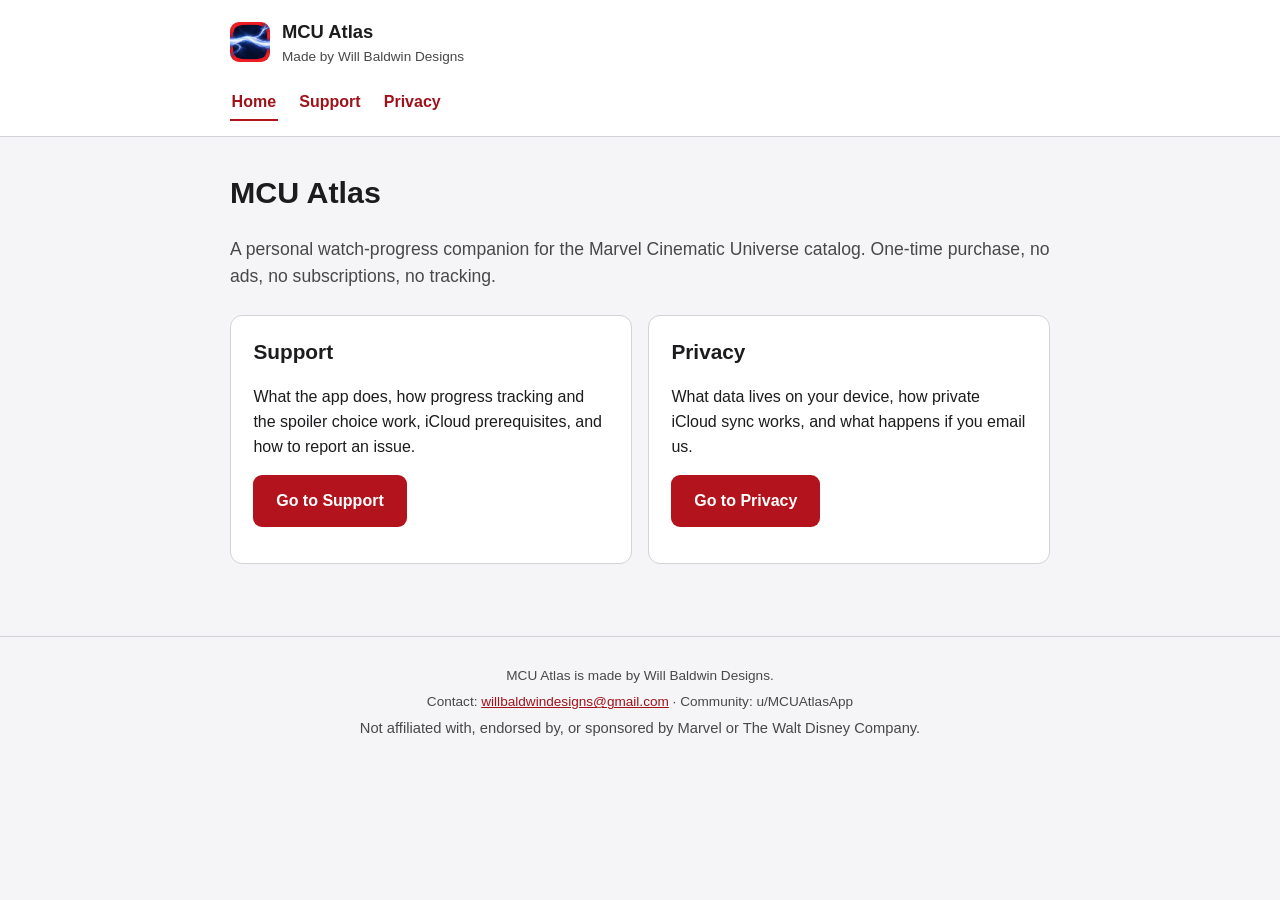
<file: index.html>
<!DOCTYPE html>
<html lang="en">
<head>
<meta charset="UTF-8">
<meta name="viewport" content="width=device-width, initial-scale=1">
<title>MCU Atlas — Support &amp; Privacy</title>
<link rel="stylesheet" href="styles.css">
<link rel="icon" type="image/png" href="assets/favicon-32.png">
</head>
<body>
<a class="skip-link" href="#main">Skip to content</a>

<header class="site-header">
  <div class="header-inner">
    <img src="assets/icon-256.png" alt="" width="40" height="40">
    <div>
      <p class="brand-title">MCU Atlas</p>
      <p class="brand-sub">Made by Will Baldwin Designs</p>
    </div>
  </div>
  <nav class="primary-nav" aria-label="Primary">
    <a href="index.html" aria-current="page">Home</a>
    <a href="support.html">Support</a>
    <a href="privacy.html">Privacy</a>
  </nav>
</header>

<main id="main">
  <h1>MCU Atlas</h1>
  <p class="lede">A personal watch-progress companion for the Marvel Cinematic Universe catalog. One-time purchase, no ads, no subscriptions, no tracking.</p>

  <div class="card-grid">
    <div class="card">
      <h2 style="margin-top:0;border-top:none;padding-top:0;">Support</h2>
      <p>What the app does, how progress tracking and the spoiler choice work, iCloud prerequisites, and how to report an issue.</p>
      <p><a class="button" href="support.html">Go to Support</a></p>
    </div>
    <div class="card">
      <h2 style="margin-top:0;border-top:none;padding-top:0;">Privacy</h2>
      <p>What data lives on your device, how private iCloud sync works, and what happens if you email us.</p>
      <p><a class="button" href="privacy.html">Go to Privacy</a></p>
    </div>
  </div>
</main>

<footer class="site-footer">
  <p>MCU Atlas is made by Will Baldwin Designs.</p>
  <p>Contact: <a href="mailto:willbaldwindesigns@gmail.com">willbaldwindesigns@gmail.com</a> &middot; Community: u/MCUAtlasApp</p>
  <p class="note">Not affiliated with, endorsed by, or sponsored by Marvel or The Walt Disney Company.</p>
</footer>
</body>
</html>
</file>
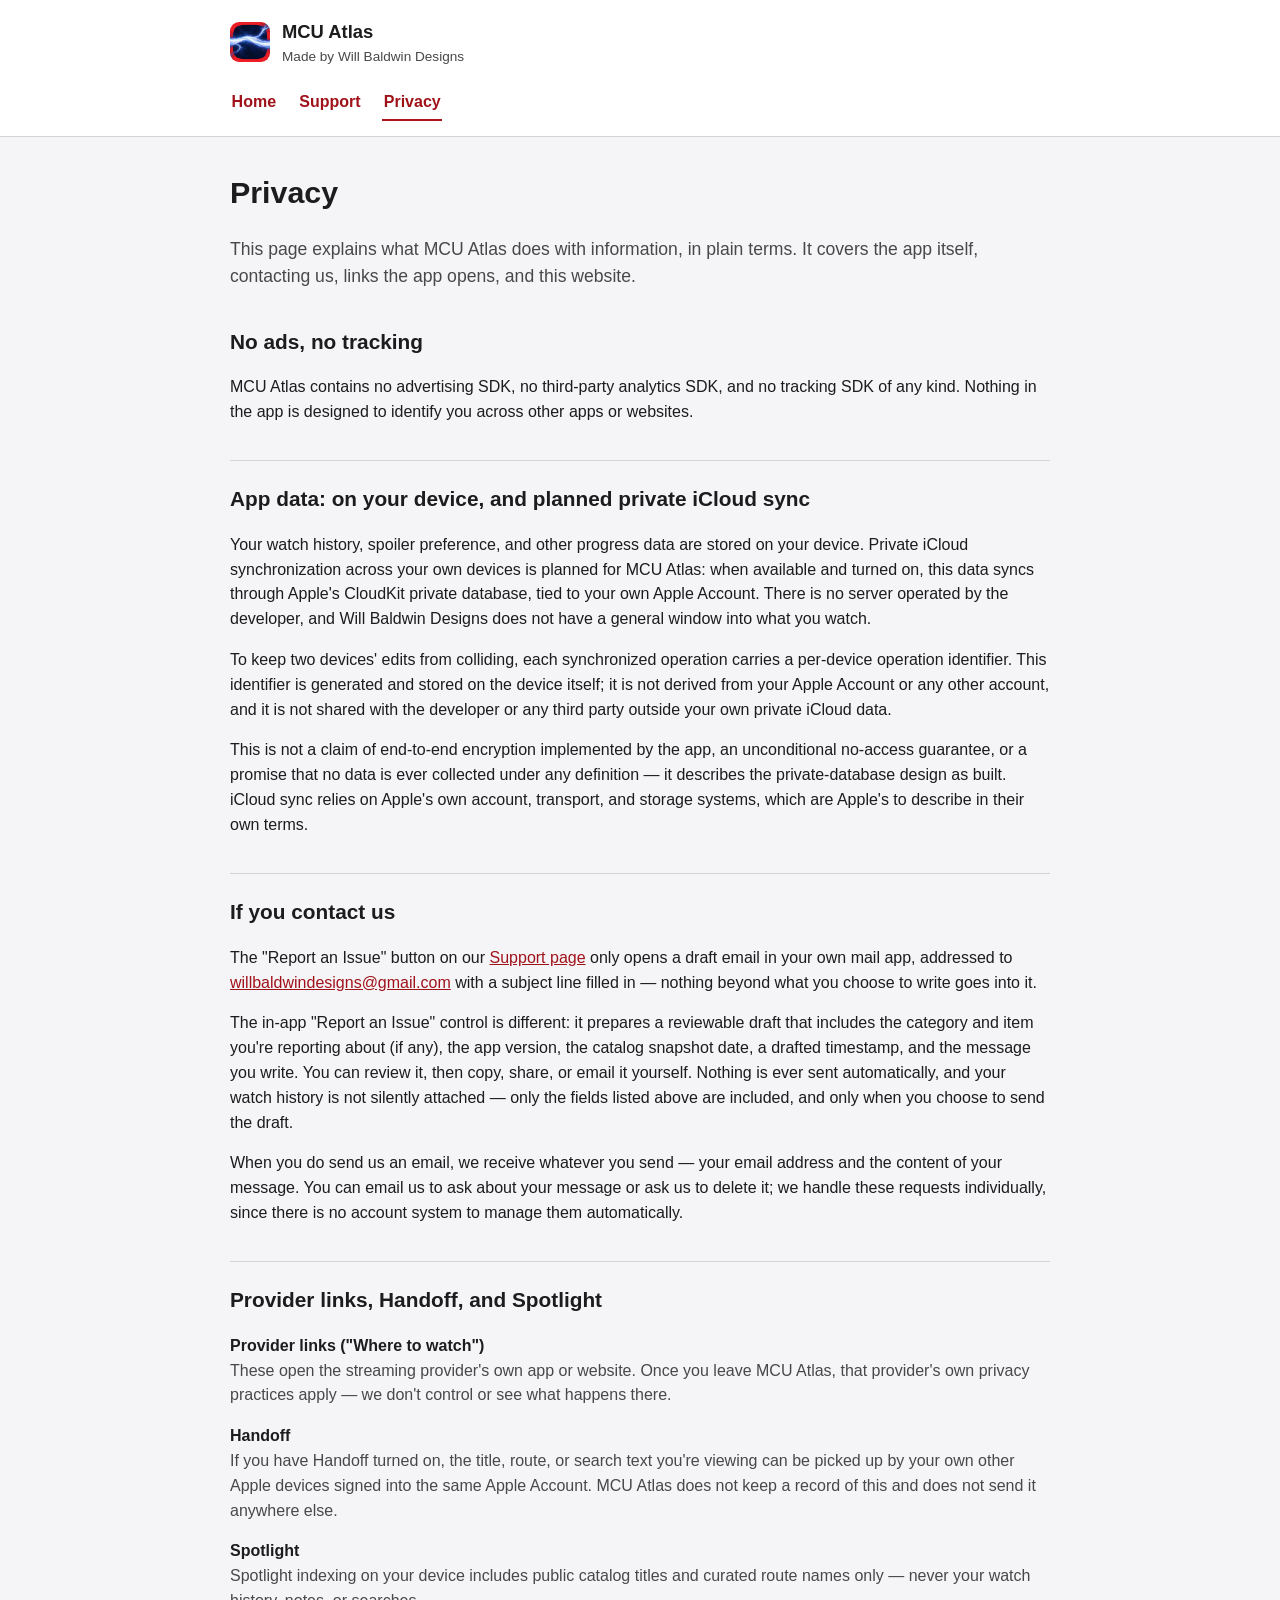
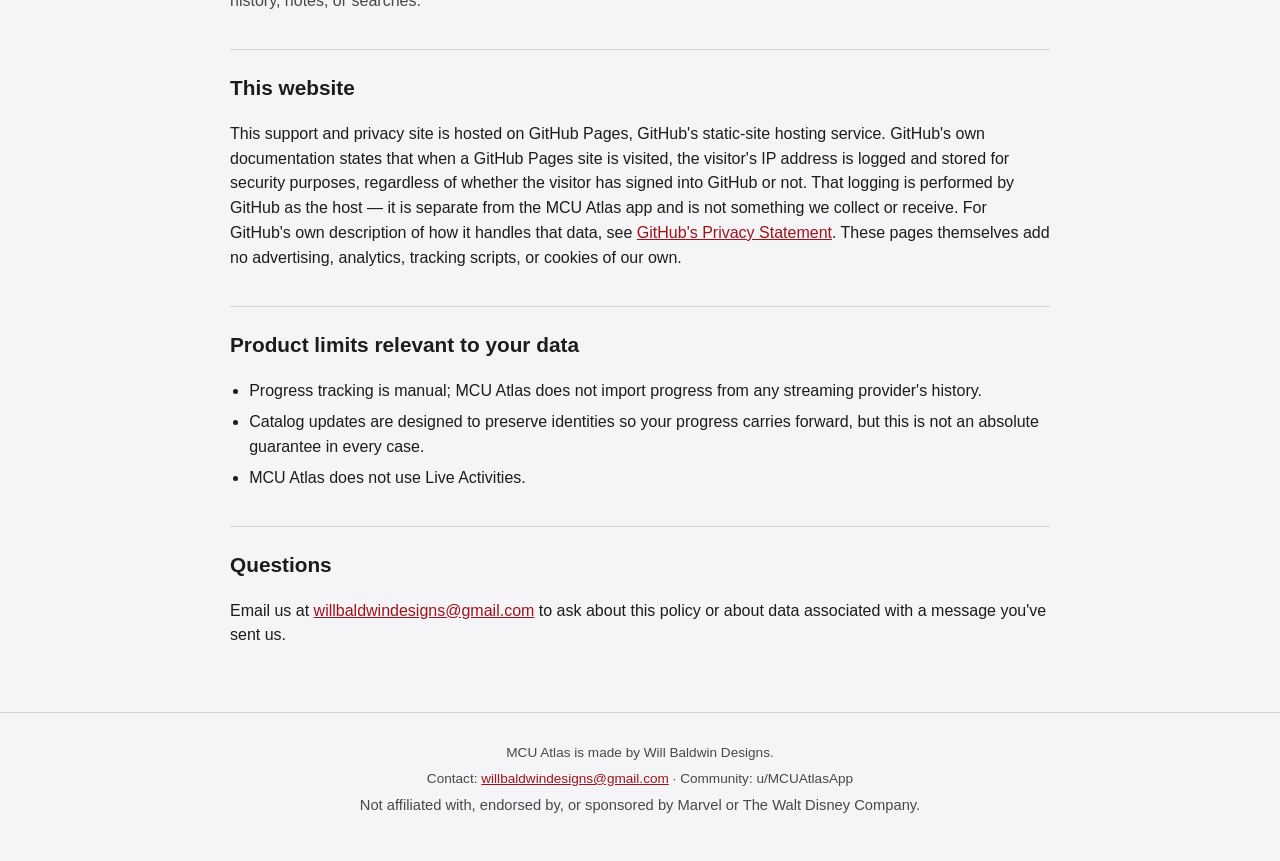
<file: privacy.html>
<!DOCTYPE html>
<html lang="en">
<head>
<meta charset="UTF-8">
<meta name="viewport" content="width=device-width, initial-scale=1">
<title>Privacy — MCU Atlas</title>
<link rel="stylesheet" href="styles.css">
<link rel="icon" type="image/png" href="assets/favicon-32.png">
</head>
<body>
<a class="skip-link" href="#main">Skip to content</a>

<header class="site-header">
  <div class="header-inner">
    <img src="assets/icon-256.png" alt="" width="40" height="40">
    <div>
      <p class="brand-title">MCU Atlas</p>
      <p class="brand-sub">Made by Will Baldwin Designs</p>
    </div>
  </div>
  <nav class="primary-nav" aria-label="Primary">
    <a href="index.html">Home</a>
    <a href="support.html">Support</a>
    <a href="privacy.html" aria-current="page">Privacy</a>
  </nav>
</header>

<main id="main">
  <h1>Privacy</h1>
  <p class="lede">This page explains what MCU Atlas does with information, in plain terms. It covers the app itself, contacting us, links the app opens, and this website.</p>

  <h2>No ads, no tracking</h2>
  <p>MCU Atlas contains no advertising SDK, no third-party analytics SDK, and no tracking SDK of any kind. Nothing in the app is designed to identify you across other apps or websites.</p>

  <h2>App data: on your device, and planned private iCloud sync</h2>
  <p>Your watch history, spoiler preference, and other progress data are stored on your device. Private iCloud synchronization across your own devices is planned for MCU Atlas: when available and turned on, this data syncs through Apple's CloudKit private database, tied to your own Apple Account. There is no server operated by the developer, and Will Baldwin Designs does not have a general window into what you watch.</p>
  <p>To keep two devices' edits from colliding, each synchronized operation carries a per-device operation identifier. This identifier is generated and stored on the device itself; it is not derived from your Apple Account or any other account, and it is not shared with the developer or any third party outside your own private iCloud data.</p>
  <p>This is not a claim of end-to-end encryption implemented by the app, an unconditional no-access guarantee, or a promise that no data is ever collected under any definition — it describes the private-database design as built. iCloud sync relies on Apple's own account, transport, and storage systems, which are Apple's to describe in their own terms.</p>

  <h2>If you contact us</h2>
  <p>The "Report an Issue" button on our <a href="support.html">Support page</a> only opens a draft email in your own mail app, addressed to <a href="mailto:willbaldwindesigns@gmail.com">willbaldwindesigns@gmail.com</a> with a subject line filled in — nothing beyond what you choose to write goes into it.</p>
  <p>The in-app "Report an Issue" control is different: it prepares a reviewable draft that includes the category and item you're reporting about (if any), the app version, the catalog snapshot date, a drafted timestamp, and the message you write. You can review it, then copy, share, or email it yourself. Nothing is ever sent automatically, and your watch history is not silently attached — only the fields listed above are included, and only when you choose to send the draft.</p>
  <p>When you do send us an email, we receive whatever you send — your email address and the content of your message. You can email us to ask about your message or ask us to delete it; we handle these requests individually, since there is no account system to manage them automatically.</p>

  <h2>Provider links, Handoff, and Spotlight</h2>
  <dl class="field-list">
    <dt>Provider links ("Where to watch")</dt>
    <dd>These open the streaming provider's own app or website. Once you leave MCU Atlas, that provider's own privacy practices apply — we don't control or see what happens there.</dd>
    <dt>Handoff</dt>
    <dd>If you have Handoff turned on, the title, route, or search text you're viewing can be picked up by your own other Apple devices signed into the same Apple Account. MCU Atlas does not keep a record of this and does not send it anywhere else.</dd>
    <dt>Spotlight</dt>
    <dd>Spotlight indexing on your device includes public catalog titles and curated route names only — never your watch history, notes, or searches.</dd>
  </dl>

  <h2>This website</h2>
  <p>This support and privacy site is hosted on GitHub Pages, GitHub's static-site hosting service. GitHub's own documentation states that when a GitHub Pages site is visited, the visitor's IP address is logged and stored for security purposes, regardless of whether the visitor has signed into GitHub or not. That logging is performed by GitHub as the host — it is separate from the MCU Atlas app and is not something we collect or receive. For GitHub's own description of how it handles that data, see <a href="https://docs.github.com/en/site-policy/privacy-policies/github-general-privacy-statement">GitHub's Privacy Statement</a>. These pages themselves add no advertising, analytics, tracking scripts, or cookies of our own.</p>

  <h2>Product limits relevant to your data</h2>
  <ul class="plain-list">
    <li>Progress tracking is manual; MCU Atlas does not import progress from any streaming provider's history.</li>
    <li>Catalog updates are designed to preserve identities so your progress carries forward, but this is not an absolute guarantee in every case.</li>
    <li>MCU Atlas does not use Live Activities.</li>
  </ul>

  <h2>Questions</h2>
  <p>Email us at <a href="mailto:willbaldwindesigns@gmail.com">willbaldwindesigns@gmail.com</a> to ask about this policy or about data associated with a message you've sent us.</p>
</main>

<footer class="site-footer">
  <p>MCU Atlas is made by Will Baldwin Designs.</p>
  <p>Contact: <a href="mailto:willbaldwindesigns@gmail.com">willbaldwindesigns@gmail.com</a> &middot; Community: u/MCUAtlasApp</p>
  <p class="note">Not affiliated with, endorsed by, or sponsored by Marvel or The Walt Disney Company.</p>
</footer>
</body>
</html>
</file>
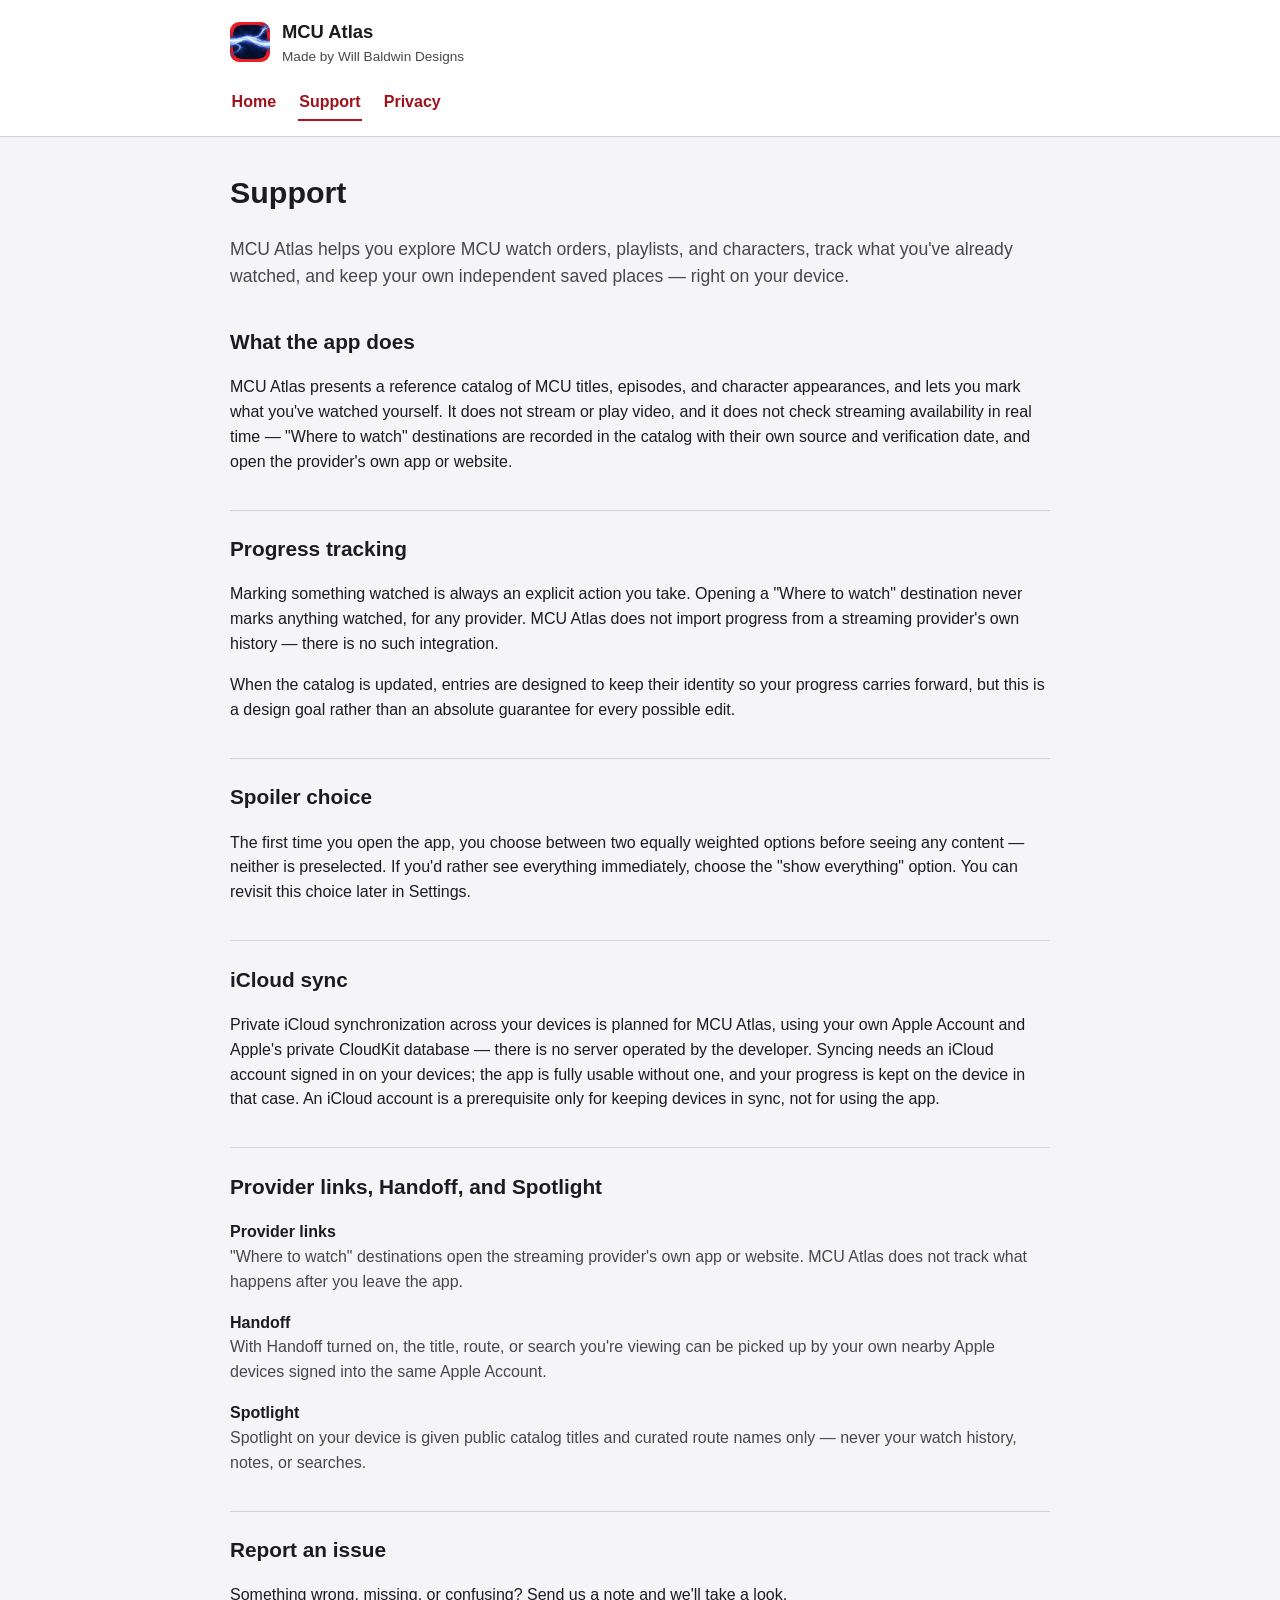
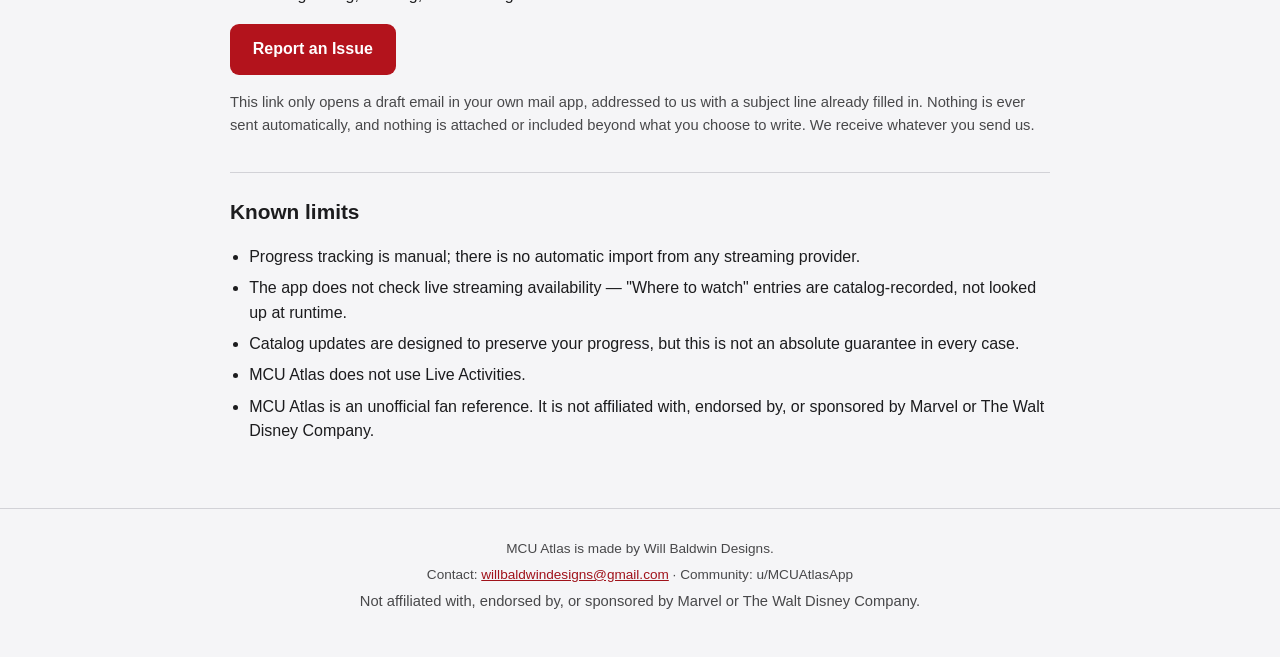
<file: support.html>
<!DOCTYPE html>
<html lang="en">
<head>
<meta charset="UTF-8">
<meta name="viewport" content="width=device-width, initial-scale=1">
<title>Support — MCU Atlas</title>
<link rel="stylesheet" href="styles.css">
<link rel="icon" type="image/png" href="assets/favicon-32.png">
</head>
<body>
<a class="skip-link" href="#main">Skip to content</a>

<header class="site-header">
  <div class="header-inner">
    <img src="assets/icon-256.png" alt="" width="40" height="40">
    <div>
      <p class="brand-title">MCU Atlas</p>
      <p class="brand-sub">Made by Will Baldwin Designs</p>
    </div>
  </div>
  <nav class="primary-nav" aria-label="Primary">
    <a href="index.html">Home</a>
    <a href="support.html" aria-current="page">Support</a>
    <a href="privacy.html">Privacy</a>
  </nav>
</header>

<main id="main">
  <h1>Support</h1>
  <p class="lede">MCU Atlas helps you explore MCU watch orders, playlists, and characters, track what you've already watched, and keep your own independent saved places — right on your device.</p>

  <h2>What the app does</h2>
  <p>MCU Atlas presents a reference catalog of MCU titles, episodes, and character appearances, and lets you mark what you've watched yourself. It does not stream or play video, and it does not check streaming availability in real time — "Where to watch" destinations are recorded in the catalog with their own source and verification date, and open the provider's own app or website.</p>

  <h2>Progress tracking</h2>
  <p>Marking something watched is always an explicit action you take. Opening a "Where to watch" destination never marks anything watched, for any provider. MCU Atlas does not import progress from a streaming provider's own history — there is no such integration.</p>
  <p>When the catalog is updated, entries are designed to keep their identity so your progress carries forward, but this is a design goal rather than an absolute guarantee for every possible edit.</p>

  <h2>Spoiler choice</h2>
  <p>The first time you open the app, you choose between two equally weighted options before seeing any content — neither is preselected. If you'd rather see everything immediately, choose the "show everything" option. You can revisit this choice later in Settings.</p>

  <h2>iCloud sync</h2>
  <p>Private iCloud synchronization across your devices is planned for MCU Atlas, using your own Apple Account and Apple's private CloudKit database — there is no server operated by the developer. Syncing needs an iCloud account signed in on your devices; the app is fully usable without one, and your progress is kept on the device in that case. An iCloud account is a prerequisite only for keeping devices in sync, not for using the app.</p>

  <h2>Provider links, Handoff, and Spotlight</h2>
  <dl class="field-list">
    <dt>Provider links</dt>
    <dd>"Where to watch" destinations open the streaming provider's own app or website. MCU Atlas does not track what happens after you leave the app.</dd>
    <dt>Handoff</dt>
    <dd>With Handoff turned on, the title, route, or search you're viewing can be picked up by your own nearby Apple devices signed into the same Apple Account.</dd>
    <dt>Spotlight</dt>
    <dd>Spotlight on your device is given public catalog titles and curated route names only — never your watch history, notes, or searches.</dd>
  </dl>

  <h2>Report an issue</h2>
  <p>Something wrong, missing, or confusing? Send us a note and we'll take a look.</p>
  <p><a class="button" href="mailto:willbaldwindesigns@gmail.com?subject=MCU%20Atlas%20-%20Issue%20Report">Report an Issue</a></p>
  <p class="note">This link only opens a draft email in your own mail app, addressed to us with a subject line already filled in. Nothing is ever sent automatically, and nothing is attached or included beyond what you choose to write. We receive whatever you send us.</p>

  <h2>Known limits</h2>
  <ul class="plain-list">
    <li>Progress tracking is manual; there is no automatic import from any streaming provider.</li>
    <li>The app does not check live streaming availability — "Where to watch" entries are catalog-recorded, not looked up at runtime.</li>
    <li>Catalog updates are designed to preserve your progress, but this is not an absolute guarantee in every case.</li>
    <li>MCU Atlas does not use Live Activities.</li>
    <li>MCU Atlas is an unofficial fan reference. It is not affiliated with, endorsed by, or sponsored by Marvel or The Walt Disney Company.</li>
  </ul>
</main>

<footer class="site-footer">
  <p>MCU Atlas is made by Will Baldwin Designs.</p>
  <p>Contact: <a href="mailto:willbaldwindesigns@gmail.com">willbaldwindesigns@gmail.com</a> &middot; Community: u/MCUAtlasApp</p>
  <p class="note">Not affiliated with, endorsed by, or sponsored by Marvel or The Walt Disney Company.</p>
</footer>
</body>
</html>
</file>
<file: styles.css>
/* MCU Atlas — support/privacy site. Plain CSS, system font stack, no dependencies. */

:root {
  --bg: #f5f5f7;
  --surface: #ffffff;
  --text: #1c1c1e;
  --text-secondary: #48484a;
  --border: #d2d2d7;
  --accent: #b3131c;
  --accent-contrast: #ffffff;
  --link: #a0121a;
  --focus: #0a66ff;
  --banner-bg: #fff4d6;
  --banner-border: #b98900;
  --banner-text: #4a3800;
  --code-bg: #eef0f2;
}

@media (prefers-color-scheme: dark) {
  :root {
    --bg: #0e0e10;
    --surface: #1c1c1e;
    --text: #f2f2f4;
    --text-secondary: #c7c7cc;
    --border: #3a3a3c;
    --accent: #ff5b5b;
    --accent-contrast: #1c1c1e;
    --link: #ff8a8a;
    --focus: #6ab0ff;
    --banner-bg: #3a2e00;
    --banner-border: #e0b400;
    --banner-text: #ffe28a;
    --code-bg: #2a2a2c;
  }
}

* {
  box-sizing: border-box;
}

html {
  -webkit-text-size-adjust: 100%;
}

body {
  margin: 0;
  background: var(--bg);
  color: var(--text);
  font-family: -apple-system, BlinkMacSystemFont, "Segoe UI", Roboto, Helvetica, Arial, sans-serif;
  line-height: 1.55;
}

.skip-link {
  position: absolute;
  left: -9999px;
  top: 0;
  z-index: 100;
  background: var(--surface);
  color: var(--text);
  padding: 0.75rem 1rem;
  border: 2px solid var(--focus);
  border-radius: 0 0 8px 0;
}

.skip-link:focus {
  left: 0;
}

a {
  color: var(--link);
}

a:focus-visible,
button:focus-visible,
[tabindex]:focus-visible {
  outline: 3px solid var(--focus);
  outline-offset: 2px;
  border-radius: 4px;
}

.draft-banner {
  background: var(--banner-bg);
  color: var(--banner-text);
  border-bottom: 2px solid var(--banner-border);
  text-align: center;
  font-weight: 600;
  padding: 0.6rem 1rem;
  font-size: 0.95rem;
}

.site-header {
  border-bottom: 1px solid var(--border);
  background: var(--surface);
}

.header-inner {
  max-width: 860px;
  margin: 0 auto;
  padding: 1.1rem 1.25rem;
  display: flex;
  align-items: center;
  gap: 0.75rem;
}

.header-inner img {
  width: 40px;
  height: 40px;
  border-radius: 9px;
  flex-shrink: 0;
}

.brand-title {
  font-size: 1.15rem;
  font-weight: 700;
  margin: 0;
}

.brand-sub {
  margin: 0;
  font-size: 0.85rem;
  color: var(--text-secondary);
}

nav.primary-nav {
  max-width: 860px;
  margin: 0 auto;
  padding: 0 1.25rem 0.9rem;
  display: flex;
  gap: 1.25rem;
  flex-wrap: wrap;
}

nav.primary-nav a {
  text-decoration: none;
  font-weight: 600;
  padding: 0.3rem 0.1rem;
  border-bottom: 2px solid transparent;
}

nav.primary-nav a[aria-current="page"] {
  border-bottom-color: var(--accent);
}

nav.primary-nav a:hover {
  border-bottom-color: var(--accent);
}

main {
  max-width: 860px;
  margin: 0 auto;
  padding: 2rem 1.25rem 3rem;
}

h1 {
  font-size: 1.9rem;
  margin-top: 0;
}

h2 {
  font-size: 1.3rem;
  margin-top: 2.2rem;
  border-top: 1px solid var(--border);
  padding-top: 1.4rem;
}

h2:first-of-type {
  border-top: none;
  padding-top: 0;
}

h3 {
  font-size: 1.05rem;
  margin-top: 1.4rem;
}

.lede {
  font-size: 1.1rem;
  color: var(--text-secondary);
}

.card {
  background: var(--surface);
  border: 1px solid var(--border);
  border-radius: 12px;
  padding: 1.25rem 1.4rem;
  margin: 1.25rem 0;
}

.card-grid {
  display: grid;
  grid-template-columns: repeat(auto-fit, minmax(220px, 1fr));
  gap: 1rem;
  margin: 1.5rem 0;
}

.card-grid .card {
  margin: 0;
}

.button {
  display: inline-block;
  background: var(--accent);
  color: var(--accent-contrast);
  text-decoration: none;
  font-weight: 700;
  padding: 0.7rem 1.3rem;
  border-radius: 9px;
  border: 2px solid transparent;
}

.button:hover {
  opacity: 0.9;
}

.button:focus-visible {
  outline: 3px solid var(--focus);
  outline-offset: 3px;
}

.note {
  font-size: 0.92rem;
  color: var(--text-secondary);
}

.pending {
  background: var(--code-bg);
  border-left: 4px solid var(--banner-border);
  padding: 0.75rem 1rem;
  border-radius: 0 8px 8px 0;
  font-size: 0.92rem;
}

code {
  background: var(--code-bg);
  padding: 0.15rem 0.4rem;
  border-radius: 4px;
  font-size: 0.92em;
}

dl.field-list dt {
  font-weight: 700;
  margin-top: 1rem;
}

dl.field-list dd {
  margin-left: 0;
  color: var(--text-secondary);
}

footer.site-footer {
  border-top: 1px solid var(--border);
  padding: 1.5rem 1.25rem 2.5rem;
  text-align: center;
  color: var(--text-secondary);
  font-size: 0.85rem;
}

footer.site-footer p {
  margin: 0.3rem 0;
}

ul.plain-list {
  padding-left: 1.2rem;
}

ul.plain-list li {
  margin: 0.4rem 0;
}

@media (max-width: 480px) {
  h1 {
    font-size: 1.55rem;
  }

  .header-inner {
    padding: 1rem;
  }

  main {
    padding: 1.5rem 1rem 2.5rem;
  }
}
</file>
